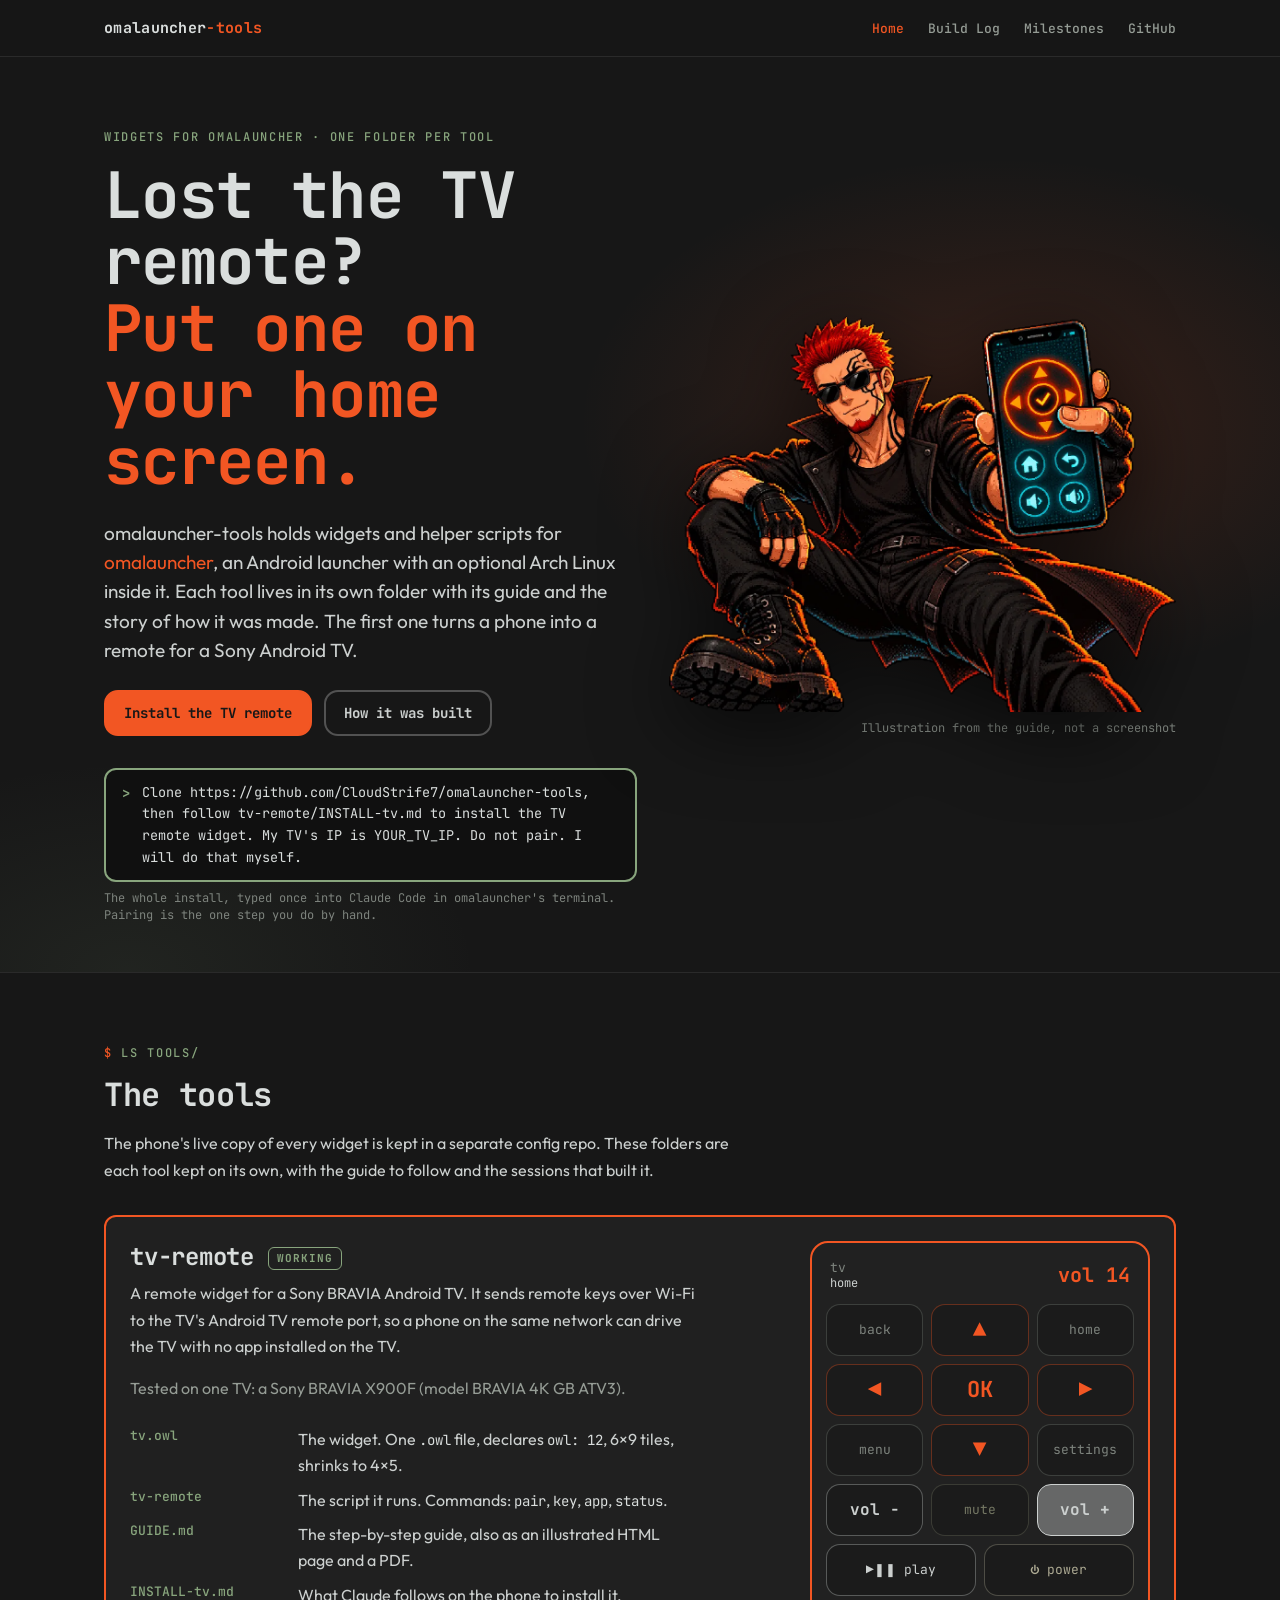
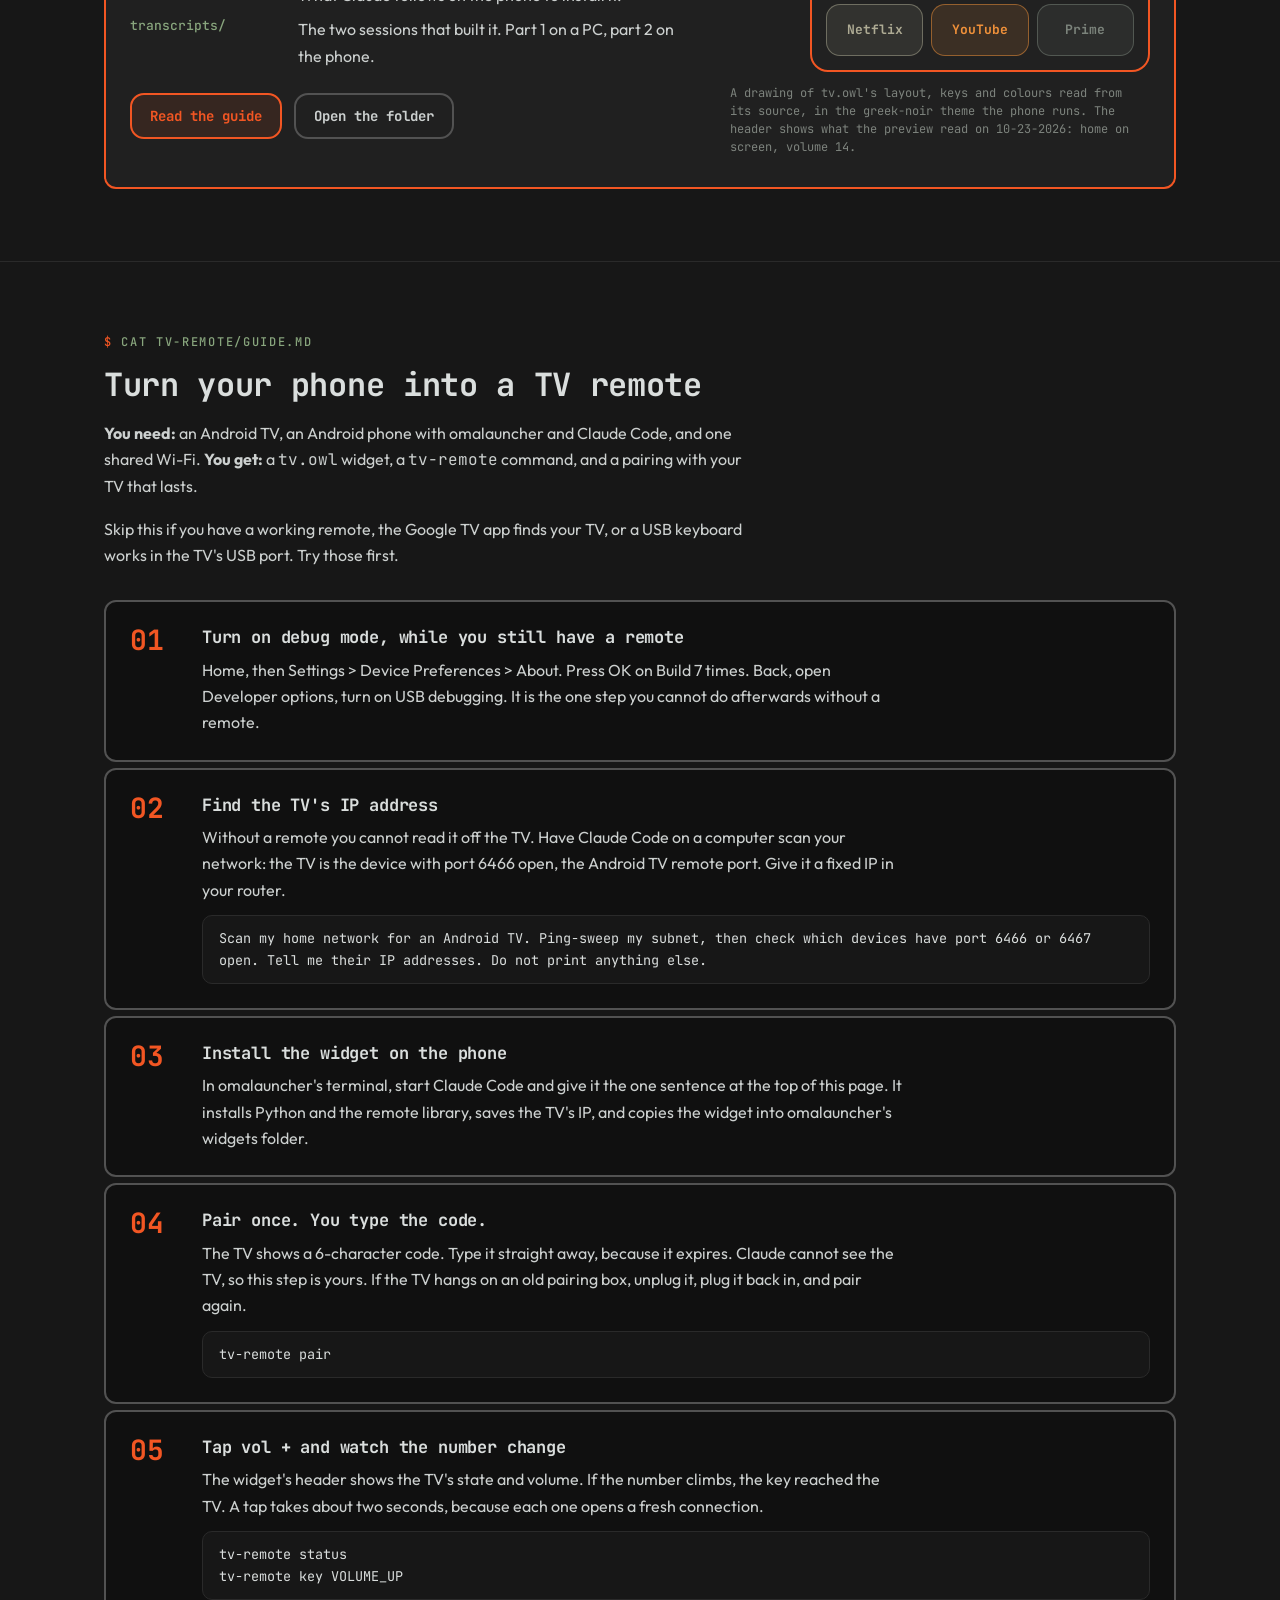
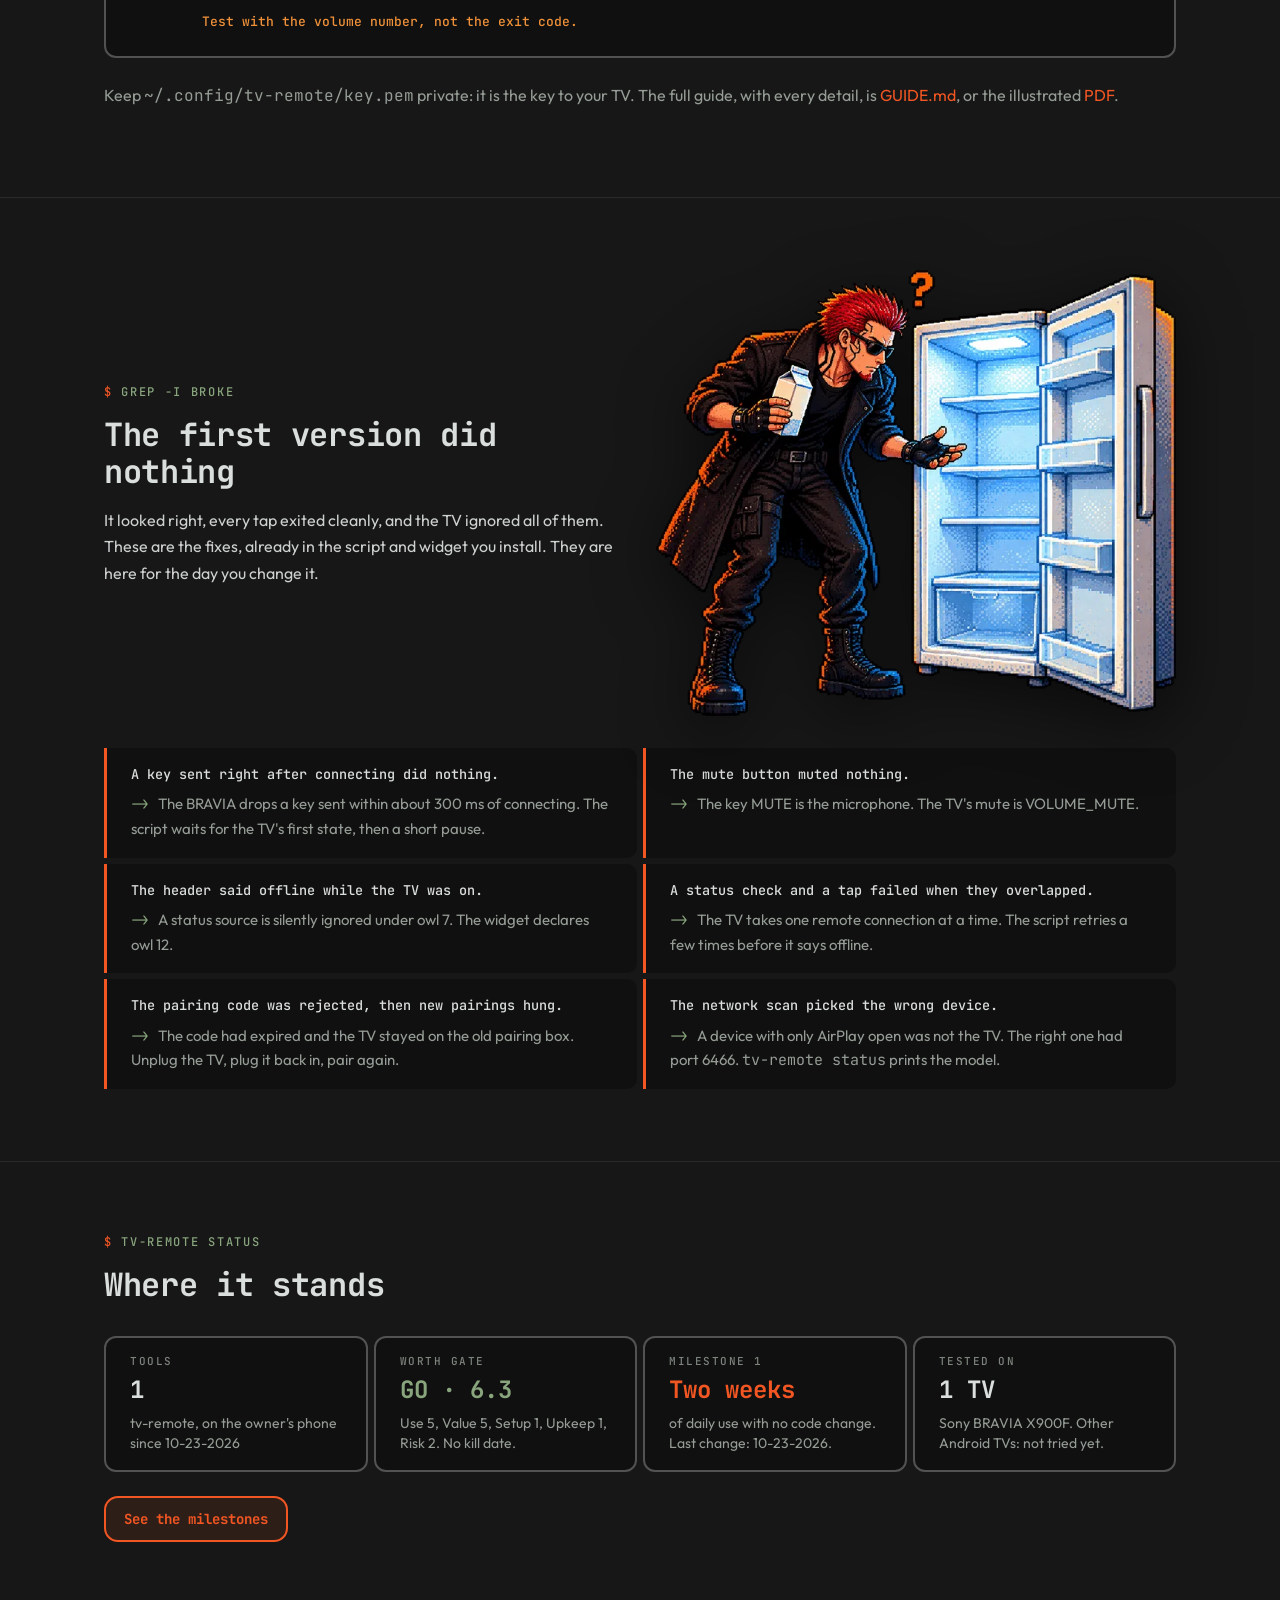
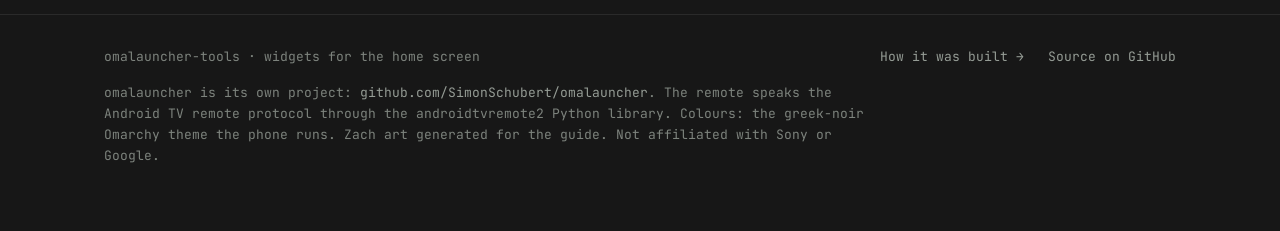
<file: site/index.html>
<!DOCTYPE html>
<html lang="en">
<head>
<meta charset="UTF-8">
<meta name="viewport" content="width=device-width, initial-scale=1.0">
<title>omalauncher-tools</title>
<meta name="description" content="Widgets and helper scripts for omalauncher, the Android launcher, one folder per tool. First tool: a remote for a Sony Android TV, for the day the real remote goes missing.">
<link rel="preconnect" href="https://fonts.googleapis.com">
<link rel="preconnect" href="https://fonts.gstatic.com" crossorigin>
<link href="https://fonts.googleapis.com/css2?family=JetBrains+Mono:wght@400;500;700&family=Outfit:wght@400;500;700&display=swap" rel="stylesheet">
<link rel="icon" href="favicon.svg" type="image/svg+xml">
<link rel="stylesheet" href="styles.css">
<link rel="stylesheet" href="site.css">
</head>
<body>

<header class="topbar">
  <div class="wrap">
    <div class="brand"><a href="index.html">omalauncher<b>-tools</b></a></div>
    <nav>
      <a href="index.html" aria-current="page" class="wide">Home</a>
      <a href="workflow.html">Build Log</a>
      <a href="milestones.html">Milestones</a>
      <a href="https://github.com/CloudStrife7/omalauncher-tools" class="wide">GitHub</a>
    </nav>
  </div>
</header>

<main>
  <section class="hero">
    <div class="wrap">
      <div>
        <p class="eyebrow">Widgets for omalauncher &middot; one folder per tool</p>
        <h1>Lost the TV remote?<br><span class="ember">Put one on your home screen.</span></h1>
        <p class="lede">omalauncher-tools holds widgets and helper scripts for <a href="https://github.com/SimonSchubert/omalauncher">omalauncher</a>, an Android launcher with an optional Arch Linux inside it. Each tool lives in its own folder with its guide and the story of how it was made. The first one turns a phone into a remote for a Sony Android TV.</p>
        <div class="actions">
          <a class="btn primary" href="#install">Install the TV remote</a>
          <a class="btn quiet" href="workflow.html">How it was built</a>
        </div>
        <div class="prompt" aria-label="The one sentence you give Claude Code on the phone">
          <span class="caret">&gt;</span>
          <code>Clone https://github.com/CloudStrife7/omalauncher-tools, then follow tv-remote/INSTALL-tv.md to install the TV remote widget. My TV's IP is YOUR_TV_IP. Do not pair. I will do that myself.</code>
        </div>
        <p class="prompt-note">The whole install, typed once into Claude Code in omalauncher's terminal. Pairing is the one step you do by hand.</p>
      </div>
      <figure>
        <img src="assets/img/gf-5-phone-widget.webp" width="1100" height="859" alt="Zach, red hair and sunglasses, leaning back and holding up a phone that shows a glowing orange remote control">
        <figcaption>Illustration from the guide, not a screenshot</figcaption>
      </figure>
    </div>
  </section>

  <section class="section" id="tools">
    <div class="wrap">
      <p class="label">ls tools/</p>
      <h2>The tools</h2>
      <p class="intro">The phone's live copy of every widget is kept in a separate config repo. These folders are each tool kept on its own, with the guide to follow and the sessions that built it.</p>

      <div class="tile focus" style="margin-top:var(--space-6)">
        <div class="tool">
          <div>
            <h3 style="font-size:24px">tv-remote <span class="pill">working</span></h3>
            <p>A remote widget for a Sony BRAVIA Android TV. It sends remote keys over Wi-Fi to the TV's Android TV remote port, so a phone on the same network can drive the TV with no app installed on the TV.</p>
            <p class="muted">Tested on one TV: a Sony BRAVIA X900F (model BRAVIA 4K GB ATV3).</p>
            <dl>
              <dt>tv.owl</dt><dd>The widget. One <code>.owl</code> file, declares <code>owl: 12</code>, 6&times;9 tiles, shrinks to 4&times;5.</dd>
              <dt>tv-remote</dt><dd>The script it runs. Commands: <code>pair</code>, <code>key</code>, <code>app</code>, <code>status</code>.</dd>
              <dt>GUIDE.md</dt><dd>The step-by-step guide, also as an illustrated HTML page and a PDF.</dd>
              <dt>INSTALL-tv.md</dt><dd>What Claude follows on the phone to install it.</dd>
              <dt>transcripts/</dt><dd>The two sessions that built it. Part 1 on a PC, part 2 on the phone.</dd>
            </dl>
            <div class="actions">
              <a class="btn" href="https://github.com/CloudStrife7/omalauncher-tools/blob/main/tv-remote/GUIDE.md">Read the guide</a>
              <a class="btn quiet" href="https://github.com/CloudStrife7/omalauncher-tools/tree/main/tv-remote">Open the folder</a>
            </div>
          </div>
          <figure class="owl-wrap" style="margin:0">
            <div class="owl" role="img" aria-label="Drawing of the tv widget: a header reading tv, home, vol 14, then rows of rounded keys: back, up, home; left, OK, right; menu, down, settings; vol minus, mute, vol plus; play, power; Netflix, YouTube, Prime">
              <div class="owl-head">
                <div><div class="t">tv</div><div class="a">home</div></div>
                <div class="s">vol 14</div>
              </div>
              <div class="owl-row"><span class="key muted">back</span><span class="key accent big">&#9650;</span><span class="key muted">home</span></div>
              <div class="owl-row"><span class="key accent big">&#9664;</span><span class="key accent big">OK</span><span class="key accent big">&#9654;</span></div>
              <div class="owl-row"><span class="key muted">menu</span><span class="key accent big">&#9660;</span><span class="key muted">settings</span></div>
              <div class="owl-row"><span class="key big" style="font-size:16px">vol &minus;</span><span class="key mute">mute</span><span class="key big hot" style="font-size:16px">vol +</span></div>
              <div class="owl-row"><span class="key">&#9654;&#10074;&#10074; play</span><span class="key power">&#9211; power</span></div>
              <div class="owl-row"><span class="key app nf">Netflix</span><span class="key app yt">YouTube</span><span class="key app pv">Prime</span></div>
            </div>
            <figcaption>A drawing of tv.owl's layout, keys and colours read from its source, in the greek-noir theme the phone runs. The header shows what the preview read on <span class="nw">10-23-2026</span>: home on screen, volume 14.</figcaption>
          </figure>
        </div>
      </div>
    </div>
  </section>

  <section class="section" id="install">
    <div class="wrap">
      <p class="label">cat tv-remote/GUIDE.md</p>
      <h2>Turn your phone into a TV remote</h2>
      <p class="intro"><b>You need:</b> an Android TV, an Android phone with omalauncher and Claude Code, and one shared Wi-Fi. <b>You get:</b> a <code>tv.owl</code> widget, a <code>tv-remote</code> command, and a pairing with your TV that lasts.</p>
      <p class="intro muted">Skip this if you have a working remote, the Google TV app finds your TV, or a USB keyboard works in the TV's USB port. Try those first.</p>

      <ol class="steps">
        <li>
          <div>
            <h3>Turn on debug mode, while you still have a remote</h3>
            <p>Home, then Settings &gt; Device Preferences &gt; About. Press OK on Build 7 times. Back, open Developer options, turn on USB debugging. It is the one step you cannot do afterwards without a remote.</p>
          </div>
        </li>
        <li>
          <div>
            <h3>Find the TV's IP address</h3>
            <p>Without a remote you cannot read it off the TV. Have Claude Code on a computer scan your network: the TV is the device with port 6466 open, the Android TV remote port. Give it a fixed IP in your router.</p>
            <div class="cmd">Scan my home network for an Android TV. Ping-sweep my subnet, then check which devices have port 6466 or 6467 open. Tell me their IP addresses. Do not print anything else.</div>
          </div>
        </li>
        <li>
          <div>
            <h3>Install the widget on the phone</h3>
            <p>In omalauncher's terminal, start Claude Code and give it the one sentence at the top of this page. It installs Python and the remote library, saves the TV's IP, and copies the widget into omalauncher's widgets folder.</p>
          </div>
        </li>
        <li>
          <div>
            <h3>Pair once. You type the code.</h3>
            <p>The TV shows a 6-character code. Type it straight away, because it expires. Claude cannot see the TV, so this step is yours. If the TV hangs on an old pairing box, unplug it, plug it back in, and pair again.</p>
            <div class="cmd">tv-remote pair</div>
          </div>
        </li>
        <li>
          <div>
            <h3>Tap vol + and watch the number change</h3>
            <p>The widget's header shows the TV's state and volume. If the number climbs, the key reached the TV. A tap takes about two seconds, because each one opens a fresh connection.</p>
            <div class="cmd">tv-remote status
tv-remote key VOLUME_UP</div>
            <p class="zach-says" style="margin-top:var(--space-3)">Test with the volume number, not the exit code.</p>
          </div>
        </li>
      </ol>
      <p class="muted" style="margin-top:var(--space-5)">Keep <code>~/.config/tv-remote/key.pem</code> private: it is the key to your TV. The full guide, with every detail, is <a href="https://github.com/CloudStrife7/omalauncher-tools/blob/main/tv-remote/GUIDE.md">GUIDE.md</a>, or the illustrated <a href="https://github.com/CloudStrife7/omalauncher-tools/blob/main/tv-remote/guide/guide.pdf">PDF</a>.</p>
    </div>
  </section>

  <section class="section" id="gotchas">
    <div class="wrap">
      <div class="story">
        <div>
          <p class="label">grep -i broke</p>
          <h2>The first version did nothing</h2>
          <p class="intro">It looked right, every tap exited cleanly, and the TV ignored all of them. These are the fixes, already in the script and widget you install. They are here for the day you change it.</p>
        </div>
        <img src="assets/img/gf-4-fridge.webp" width="700" height="600" alt="Zach in front of an open fridge, holding a milk carton, a question mark over his head">
      </div>
      <div class="gotchas">
        <div class="gotcha"><div class="broke">A key sent right after connecting did nothing.</div><div class="fix">The BRAVIA drops a key sent within about 300 ms of connecting. The script waits for the TV's first state, then a short pause.</div></div>
        <div class="gotcha"><div class="broke">The mute button muted nothing.</div><div class="fix">The key MUTE is the microphone. The TV's mute is VOLUME_MUTE.</div></div>
        <div class="gotcha"><div class="broke">The header said offline while the TV was on.</div><div class="fix">A status source is silently ignored under owl 7. The widget declares owl 12.</div></div>
        <div class="gotcha"><div class="broke">A status check and a tap failed when they overlapped.</div><div class="fix">The TV takes one remote connection at a time. The script retries a few times before it says offline.</div></div>
        <div class="gotcha"><div class="broke">The pairing code was rejected, then new pairings hung.</div><div class="fix">The code had expired and the TV stayed on the old pairing box. Unplug the TV, plug it back in, pair again.</div></div>
        <div class="gotcha"><div class="broke">The network scan picked the wrong device.</div><div class="fix">A device with only AirPlay open was not the TV. The right one had port 6466. <code>tv-remote status</code> prints the model.</div></div>
      </div>
    </div>
  </section>

  <section class="section" id="status">
    <div class="wrap">
      <p class="label">tv-remote status</p>
      <h2>Where it stands</h2>
      <div class="status">
        <div class="stat"><div class="k">Tools</div><div class="v">1</div><div class="n">tv-remote, on the owner's phone since <span class="nw">10-23-2026</span></div></div>
        <div class="stat"><div class="k">Worth gate</div><div class="v sage">GO &middot; 6.3</div><div class="n">Use 5, Value 5, Setup 1, Upkeep 1, Risk 2. No kill date.</div></div>
        <div class="stat"><div class="k">Milestone 1</div><div class="v ember">Two weeks</div><div class="n">of daily use with no code change. Last change: <span class="nw">10-23-2026</span>.</div></div>
        <div class="stat"><div class="k">Tested on</div><div class="v">1 TV</div><div class="n">Sony BRAVIA X900F. Other Android TVs: not tried yet.</div></div>
      </div>
      <a class="btn" href="milestones.html">See the milestones</a>
    </div>
  </section>
</main>

<footer class="foot">
  <div class="wrap">
    <div class="row">
      <span>omalauncher-tools &middot; widgets for the home screen</span>
      <span><a href="workflow.html">How it was built &rarr;</a> &nbsp; <a href="https://github.com/CloudStrife7/omalauncher-tools">Source on GitHub</a></span>
    </div>
    <p class="credits">omalauncher is its own project: <a href="https://github.com/SimonSchubert/omalauncher">github.com/SimonSchubert/omalauncher</a>. The remote speaks the Android TV remote protocol through the androidtvremote2 Python library. Colours: the greek-noir Omarchy theme the phone runs. Zach art generated for the guide. Not affiliated with Sony or Google.</p>
  </div>
</footer>
</body>
</html>
</file>
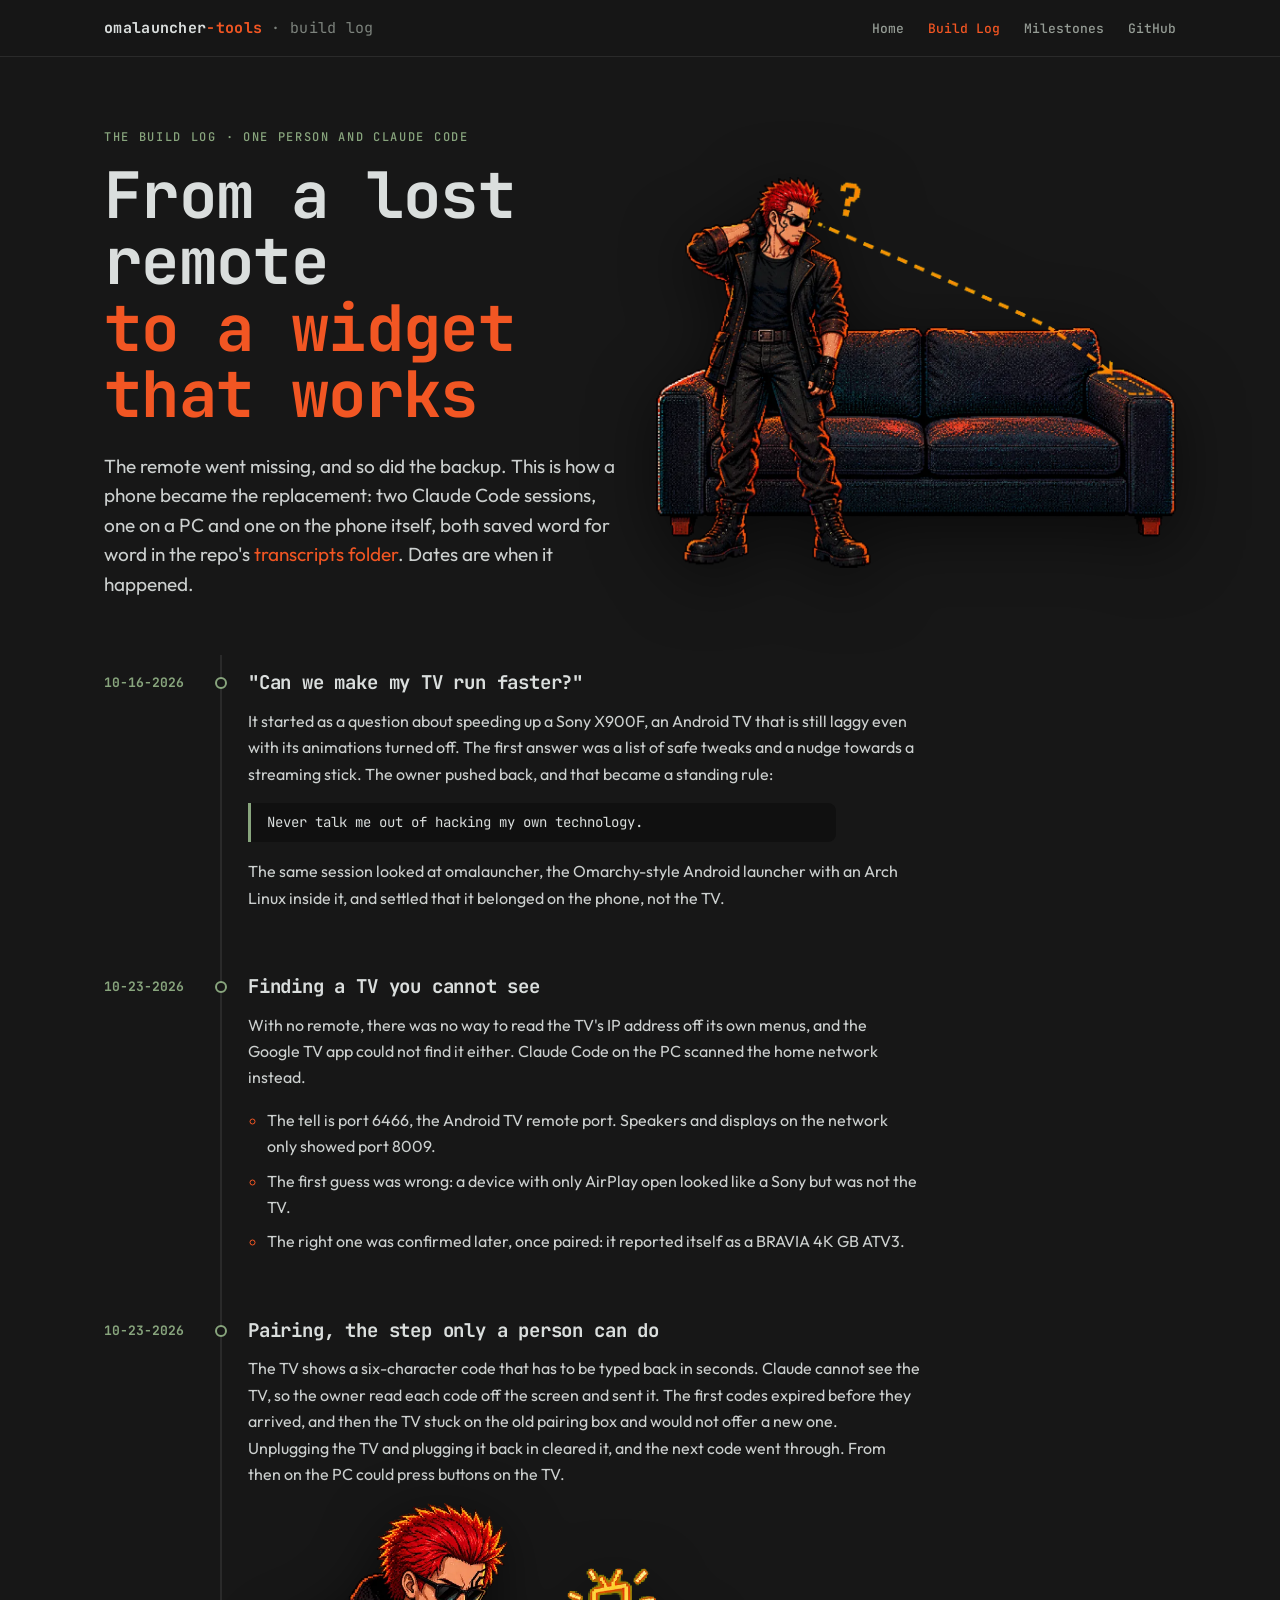
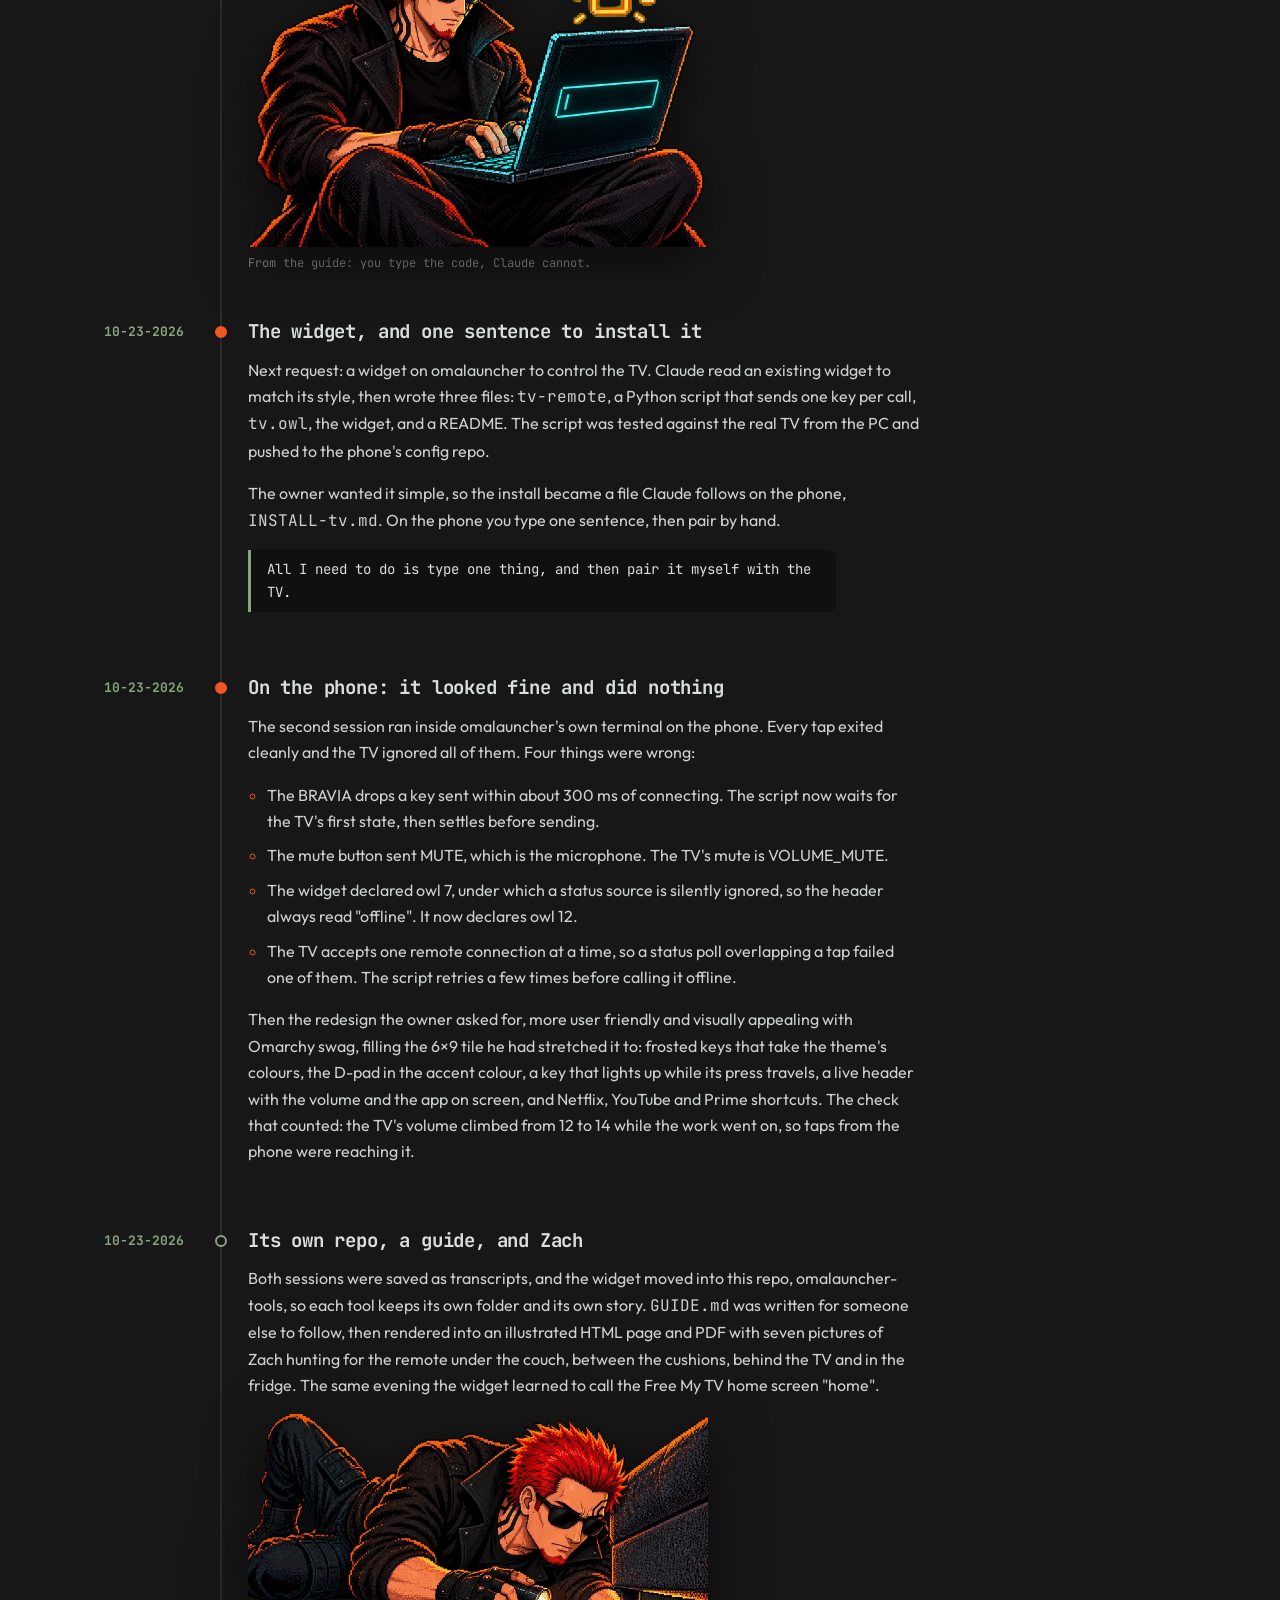
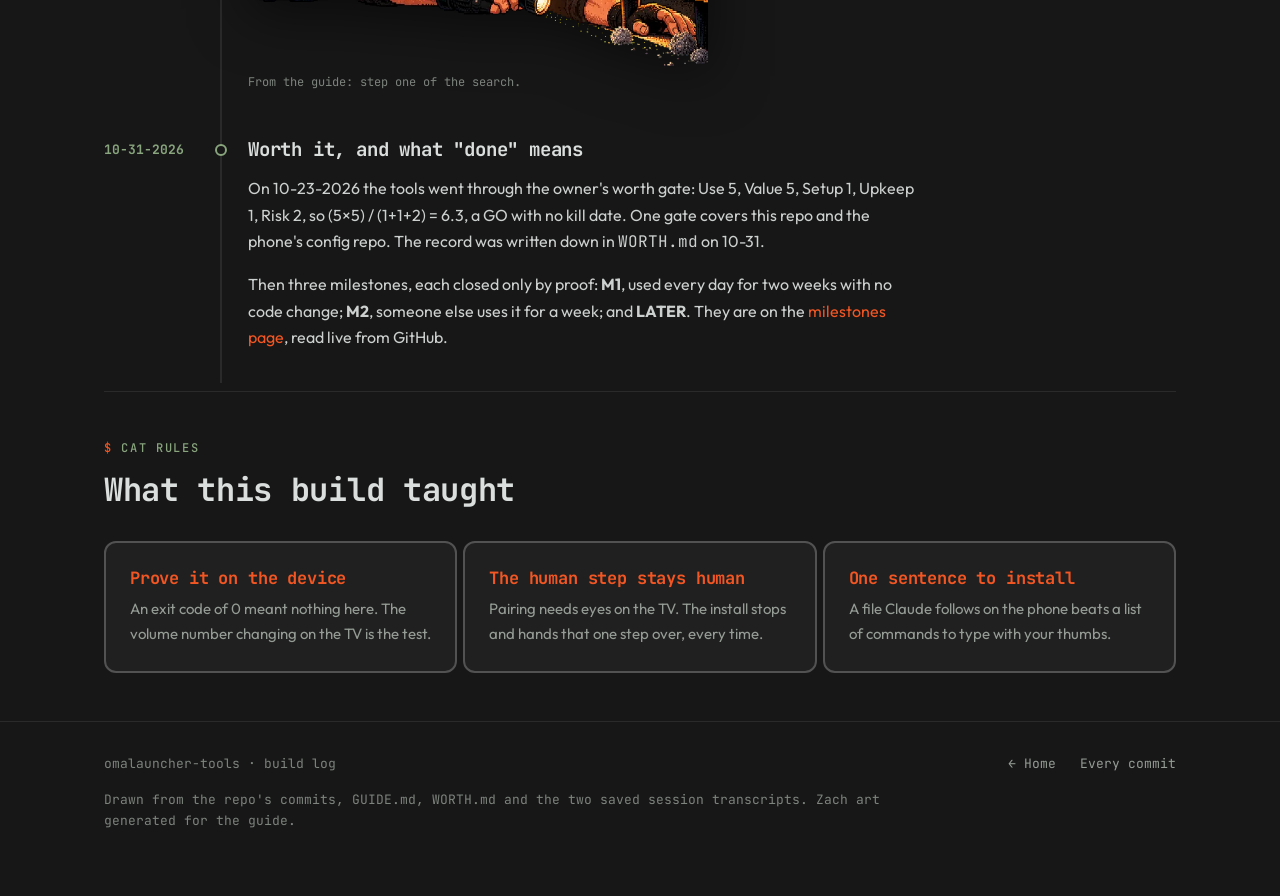
<file: site/workflow.html>
<!DOCTYPE html>
<html lang="en">
<head>
<meta charset="UTF-8">
<meta name="viewport" content="width=device-width, initial-scale=1.0">
<title>omalauncher-tools Build Log</title>
<meta name="description" content="How the TV remote widget was built: a lost remote, a network scan, an expiring pairing code, a widget that did nothing, and the fixes. Dated, from the repo's own history.">
<link rel="preconnect" href="https://fonts.googleapis.com">
<link rel="preconnect" href="https://fonts.gstatic.com" crossorigin>
<link href="https://fonts.googleapis.com/css2?family=JetBrains+Mono:wght@400;500;700&family=Outfit:wght@400;500;700&display=swap" rel="stylesheet">
<link rel="icon" href="favicon.svg" type="image/svg+xml">
<link rel="stylesheet" href="styles.css">
<link rel="stylesheet" href="site.css">
</head>
<body>

<header class="topbar">
  <div class="wrap">
    <div class="brand"><a href="index.html">omalauncher<b>-tools</b></a><span class="sub"> &middot; build log</span></div>
    <nav>
      <a href="index.html">Home</a>
      <a href="workflow.html" aria-current="page">Build Log</a>
      <a href="milestones.html">Milestones</a>
      <a href="https://github.com/CloudStrife7/omalauncher-tools" class="wide">GitHub</a>
    </nav>
  </div>
</header>

<main>
  <div class="wrap">
    <div class="page-head story">
      <div>
        <p class="eyebrow">The build log &middot; one person and Claude Code</p>
        <h1>From a lost remote<br><span class="ember">to a widget that works</span></h1>
        <p class="lede">The remote went missing, and so did the backup. This is how a phone became the replacement: two Claude Code sessions, one on a PC and one on the phone itself, both saved word for word in the repo's <a href="https://github.com/CloudStrife7/omalauncher-tools/tree/main/tv-remote/transcripts">transcripts folder</a>. Dates are when it happened.</p>
      </div>
      <img src="assets/img/gf-7-empty-armrest.webp" width="1100" height="827" alt="Zach scratching his head beside a dark couch, a dashed orange line pointing at an empty dashed outline on the armrest where the remote should be">
    </div>

    <ol class="log">
      <li class="entry">
        <time datetime="2026-10-16">10-16-2026</time>
        <div class="body">
          <h3>"Can we make my TV run faster?"</h3>
          <p>It started as a question about speeding up a Sony X900F, an Android TV that is still laggy even with its animations turned off. The first answer was a list of safe tweaks and a nudge towards a streaming stick. The owner pushed back, and that became a standing rule:</p>
          <p class="quote">Never talk me out of hacking my own technology.</p>
          <p>The same session looked at omalauncher, the Omarchy-style Android launcher with an Arch Linux inside it, and settled that it belonged on the phone, not the TV.</p>
        </div>
      </li>

      <li class="entry">
        <time datetime="2026-10-23">10-23-2026</time>
        <div class="body">
          <h3>Finding a TV you cannot see</h3>
          <p>With no remote, there was no way to read the TV's IP address off its own menus, and the Google TV app could not find it either. Claude Code on the PC scanned the home network instead.</p>
          <ul>
            <li>The tell is port 6466, the Android TV remote port. Speakers and displays on the network only showed port 8009.</li>
            <li>The first guess was wrong: a device with only AirPlay open looked like a Sony but was not the TV.</li>
            <li>The right one was confirmed later, once paired: it reported itself as a BRAVIA 4K GB ATV3.</li>
          </ul>
        </div>
      </li>

      <li class="entry">
        <time datetime="2026-10-23">10-23-2026</time>
        <div class="body">
          <h3>Pairing, the step only a person can do</h3>
          <p>The TV shows a six-character code that has to be typed back in seconds. Claude cannot see the TV, so the owner read each code off the screen and sent it. The first codes expired before they arrived, and then the TV stuck on the old pairing box and would not offer a new one. Unplugging the TV and plugging it back in cleared it, and the next code went through. From then on the PC could press buttons on the TV.</p>
          <figure>
            <img src="assets/img/gf-6-pair-code.webp" width="800" height="598" alt="Zach at a laptop, typing into a glowing teal input box, a small TV symbol glowing orange above the screen">
            <figcaption>From the guide: you type the code, Claude cannot.</figcaption>
          </figure>
        </div>
      </li>

      <li class="entry key-moment">
        <time datetime="2026-10-23">10-23-2026</time>
        <div class="body">
          <h3>The widget, and one sentence to install it</h3>
          <p>Next request: a widget on omalauncher to control the TV. Claude read an existing widget to match its style, then wrote three files: <code>tv-remote</code>, a Python script that sends one key per call, <code>tv.owl</code>, the widget, and a README. The script was tested against the real TV from the PC and pushed to the phone's config repo.</p>
          <p>The owner wanted it simple, so the install became a file Claude follows on the phone, <code>INSTALL-tv.md</code>. On the phone you type one sentence, then pair by hand.</p>
          <p class="quote">All I need to do is type one thing, and then pair it myself with the TV.</p>
        </div>
      </li>

      <li class="entry key-moment">
        <time datetime="2026-10-23">10-23-2026</time>
        <div class="body">
          <h3>On the phone: it looked fine and did nothing</h3>
          <p>The second session ran inside omalauncher's own terminal on the phone. Every tap exited cleanly and the TV ignored all of them. Four things were wrong:</p>
          <ul>
            <li>The BRAVIA drops a key sent within about 300 ms of connecting. The script now waits for the TV's first state, then settles before sending.</li>
            <li>The mute button sent MUTE, which is the microphone. The TV's mute is VOLUME_MUTE.</li>
            <li>The widget declared owl 7, under which a status source is silently ignored, so the header always read "offline". It now declares owl 12.</li>
            <li>The TV accepts one remote connection at a time, so a status poll overlapping a tap failed one of them. The script retries a few times before calling it offline.</li>
          </ul>
          <p>Then the redesign the owner asked for, more user friendly and visually appealing with Omarchy swag, filling the 6&times;9 tile he had stretched it to: frosted keys that take the theme's colours, the D-pad in the accent colour, a key that lights up while its press travels, a live header with the volume and the app on screen, and Netflix, YouTube and Prime shortcuts. The check that counted: the TV's volume climbed from 12 to 14 while the work went on, so taps from the phone were reaching it.</p>
        </div>
      </li>

      <li class="entry">
        <time datetime="2026-10-23">10-23-2026</time>
        <div class="body">
          <h3>Its own repo, a guide, and Zach</h3>
          <p>Both sessions were saved as transcripts, and the widget moved into this repo, omalauncher-tools, so each tool keeps its own folder and its own story. <code>GUIDE.md</code> was written for someone else to follow, then rendered into an illustrated HTML page and PDF with seven pictures of Zach hunting for the remote under the couch, between the cushions, behind the TV and in the fridge. The same evening the widget learned to call the Free My TV home screen "home".</p>
          <figure>
            <img src="assets/img/gf-1-under-couch.webp" width="800" height="437" alt="Zach lying on the floor, one arm reaching under a dark couch, a small flashlight in his other hand">
            <figcaption>From the guide: step one of the search.</figcaption>
          </figure>
        </div>
      </li>

      <li class="entry">
        <time datetime="2026-10-31">10-31-2026</time>
        <div class="body">
          <h3>Worth it, and what "done" means</h3>
          <p>On 10-23-2026 the tools went through the owner's worth gate: Use 5, Value 5, Setup 1, Upkeep 1, Risk 2, so (5&times;5) / (1+1+2) = 6.3, a GO with no kill date. One gate covers this repo and the phone's config repo. The record was written down in <code>WORTH.md</code> on 10-31.</p>
          <p>Then three milestones, each closed only by proof: <b>M1</b>, used every day for two weeks with no code change; <b>M2</b>, someone else uses it for a week; and <b>LATER</b>. They are on the <a href="milestones.html">milestones page</a>, read live from GitHub.</p>
        </div>
      </li>
    </ol>

    <section class="section tight">
      <p class="label">cat RULES</p>
      <h2>What this build taught</h2>
      <div class="rules">
        <div class="tile"><h3>Prove it on the device</h3><p>An exit code of 0 meant nothing here. The volume number changing on the TV is the test.</p></div>
        <div class="tile"><h3>The human step stays human</h3><p>Pairing needs eyes on the TV. The install stops and hands that one step over, every time.</p></div>
        <div class="tile"><h3>One sentence to install</h3><p>A file Claude follows on the phone beats a list of commands to type with your thumbs.</p></div>
      </div>
    </section>
  </div>
</main>

<footer class="foot">
  <div class="wrap">
    <div class="row">
      <span>omalauncher-tools &middot; build log</span>
      <span><a href="index.html">&larr; Home</a> &nbsp; <a href="https://github.com/CloudStrife7/omalauncher-tools/commits/main">Every commit</a></span>
    </div>
    <p class="credits">Drawn from the repo's commits, GUIDE.md, WORTH.md and the two saved session transcripts. Zach art generated for the guide.</p>
  </div>
</footer>
</body>
</html>
</file>
<file: site/styles.css>
/* OMALAUNCHER-TOOLS — styles.css: tokens + reset (layout lives in site.css).

   Palette: the owner's phone home screen. omalauncher's style.toml sets
   theme = "greek-noir" (an Omarchy theme); these are its colors.toml values.
     coal   #171717  background        mist  #CCD0CF  foreground
     ember  #F25623  accent            sage  #88A57D  active border
   Shape: omalauncher widget defaults (style/defaults.toml): 2dp outlines,
   6dp gaps, 0.88 opacity; tv.owl keys are frosted, radius 14. */

:root {
  --coal:        #171717;
  --coal-deep:   #101010;   /* darker_background */
  --coal-lift:   #222222;   /* lighter_background */
  --coal-line:   #2a2a2a;   /* selection */
  --coal-edge:   #525252;   /* bright black: outlines */
  --ember:       #F25623;   /* accent */
  --ember-hot:   #F56E0F;   /* selection_background */
  --sage:        #88A57D;   /* active_border_color */
  --mist:        #CCD0CF;   /* foreground */
  --mist-bright: #dadedd;   /* light_foreground */
  --mist-dim:    #959c95;   /* dark_foreground */
  --muted:       #7d837d;
  --olive:       #757864;   /* theme "yellow" */
  --sand:        #aeab94;   /* theme "red" */
  --amber:       #f0913a;   /* theme "orange" */
  --grey-green:  #7b837b;   /* theme "cyan" */

  --font-mono: 'JetBrains Mono', ui-monospace, Consolas, monospace;
  --font-read: 'Outfit', 'Segoe UI', system-ui, sans-serif;

  --gap: 6px;               /* widgets.gaps-in */
  --edge: 2px;              /* widgets.border-width */
  --key-radius: 14px;       /* tv.owl Key radius */

  --space-1: 4px;
  --space-2: 8px;
  --space-3: 12px;
  --space-4: 16px;
  --space-5: 24px;
  --space-6: 32px;
  --space-7: 48px;
  --space-8: 72px;

  color-scheme: dark;
}

*, *::before, *::after { box-sizing: border-box; }
html { background: var(--coal); -webkit-text-size-adjust: 100%; }
body {
  margin: 0;
  background: var(--coal);
  color: var(--mist);
  font: 400 16px/1.65 var(--font-read);
  overflow-x: hidden;
}
img { display: block; max-width: 100%; height: auto; }
a { color: var(--ember); text-decoration: none; }
a:hover { text-decoration: underline; text-underline-offset: 3px; }
code, pre, kbd { font-family: var(--font-mono); }
::selection { background: var(--ember-hot); color: var(--coal); }
</file>
<file: site/site.css>
/* OMALAUNCHER-TOOLS — site.css: layout. Tokens in styles.css.
   The page is drawn like the home screen it serves: tiles with 2px outlines
   on coal, 6px apart, a prompt bar along the bottom of the hero. */

.wrap { max-width: 1120px; margin: 0 auto; padding: 0 var(--space-5); }

/* ------------------------------------------------------------ top bar */
.topbar {
  position: sticky; top: 0; z-index: 10;
  background: color-mix(in srgb, var(--coal) 88%, transparent);
  backdrop-filter: blur(10px); -webkit-backdrop-filter: blur(10px);
  border-bottom: 1px solid var(--coal-line);
}
.topbar .wrap { display: flex; align-items: center; justify-content: space-between; gap: var(--space-4); height: 56px; }
.brand { font: 700 15px/1 var(--font-mono); color: var(--mist-bright); letter-spacing: .02em; white-space: nowrap; }
.brand a { color: inherit; }
.brand a:hover { text-decoration: none; }
.brand b { color: var(--ember); font-weight: 700; }
.brand .sub { color: var(--muted); font-weight: 400; }
.topbar nav { display: flex; gap: var(--space-5); }
.topbar nav a { font: 500 13px/1 var(--font-mono); color: var(--mist-dim); white-space: nowrap; }
.nw { white-space: nowrap; }
.topbar nav a[aria-current="page"] { color: var(--ember); }
.topbar nav a:hover { color: var(--mist-bright); text-decoration: none; }

/* ------------------------------------------------------------ type */
.eyebrow, .label {
  font: 500 12px/1.4 var(--font-mono); letter-spacing: .14em; text-transform: uppercase; color: var(--sage);
  margin: 0 0 var(--space-4);
}
.label::before { content: "$ "; color: var(--ember); }
h1, h2, h3 { font-family: var(--font-mono); color: var(--mist-bright); letter-spacing: -.01em; }
h1 { font-size: clamp(36px, 5.4vw, 64px); line-height: 1.04; font-weight: 700; margin: 0 0 var(--space-5); }
h1 .ember { color: var(--ember); }
h2 { font-size: clamp(24px, 3vw, 32px); line-height: 1.15; font-weight: 700; margin: 0 0 var(--space-4); }
h3 { font-size: 17px; line-height: 1.3; font-weight: 700; margin: 0 0 var(--space-2); }
p { margin: 0 0 var(--space-4); }
.lede { font-size: 19px; line-height: 1.55; color: var(--mist); max-width: 34em; }
.muted { color: var(--mist-dim); }
.mono { font-family: var(--font-mono); }

/* ------------------------------------------------------------ buttons */
.actions { display: flex; flex-wrap: wrap; gap: var(--space-3); margin: var(--space-5) 0; }
.btn {
  display: inline-flex; align-items: center; gap: var(--space-2);
  font: 700 14px/1 var(--font-mono); padding: 14px 18px; border-radius: var(--key-radius);
  border: var(--edge) solid var(--ember); color: var(--ember);
  background: color-mix(in srgb, var(--ember) 10%, transparent);
}
.btn:hover { text-decoration: none; background: color-mix(in srgb, var(--ember) 24%, transparent); }
.btn.primary { background: var(--ember); color: var(--coal); }
.btn.primary:hover { background: var(--ember-hot); }
.btn.quiet { border-color: var(--coal-edge); color: var(--mist); background: transparent; }
.btn.quiet:hover { border-color: var(--mist-dim); }

/* ------------------------------------------------------------ hero */
.hero { position: relative; padding: var(--space-8) 0 var(--space-7); overflow: hidden; }
.hero::before {
  content: ""; position: absolute; inset: 0; pointer-events: none;
  background:
    radial-gradient(600px 380px at 78% 40%, color-mix(in srgb, var(--ember) 16%, transparent), transparent 70%),
    radial-gradient(500px 300px at 10% 100%, color-mix(in srgb, var(--sage) 9%, transparent), transparent 70%);
}
.hero .wrap { position: relative; display: grid; grid-template-columns: 1.05fr 1fr; gap: var(--space-6); align-items: center; }
.hero figure { margin: 0; }
.hero figure img { width: 100%; filter: drop-shadow(0 18px 40px rgba(0,0,0,.6)); }
.hero figcaption { font: 400 12px/1.4 var(--font-mono); color: var(--muted); margin-top: var(--space-2); text-align: right; }

/* the launcher's prompt bar, holding the one sentence you type on the phone */
.prompt {
  margin-top: var(--space-6);
  border: var(--edge) solid var(--sage); border-radius: 12px; background: var(--coal-deep);
  padding: var(--space-3) var(--space-4); display: grid; grid-template-columns: auto 1fr; gap: var(--space-3); align-items: start;
}
.prompt .caret { font: 700 14px/1.6 var(--font-mono); color: var(--sage); }
.prompt code { font-size: 13.5px; line-height: 1.6; color: var(--mist-bright); overflow-wrap: anywhere; }
.prompt-note { font: 400 12px/1.4 var(--font-mono); color: var(--muted); margin: var(--space-2) 0 0; }

/* ------------------------------------------------------------ sections */
.section { padding: var(--space-8) 0; border-top: 1px solid var(--coal-line); }
.section.tight { padding: var(--space-7) 0; }
.intro { max-width: 40em; color: var(--mist); }

/* tiles: the home screen grid */
.tiles { display: grid; gap: var(--gap); }
.tile {
  border: var(--edge) solid var(--coal-edge); border-radius: 12px;
  background: color-mix(in srgb, var(--coal-lift) 88%, transparent);
  padding: var(--space-5);
}
.tile.focus { border-color: var(--ember); }

/* the tool: words left, widget drawing right */
.tool { display: grid; grid-template-columns: 1.15fr .85fr; gap: var(--space-6); align-items: start; }
.tool dl { display: grid; grid-template-columns: 9.5em 1fr; gap: var(--space-2) var(--space-4); margin: var(--space-5) 0 0; }
.tool dt { font: 500 13px/1.6 var(--font-mono); color: var(--sage); }
.tool dd { margin: 0; }
.tool dd code { color: var(--mist-bright); font-size: 14px; }
.pill {
  display: inline-block; font: 700 11px/1 var(--font-mono); letter-spacing: .1em; text-transform: uppercase;
  padding: 5px 8px; border-radius: 6px; border: 1px solid currentColor; color: var(--sage); vertical-align: middle;
}
.pill.ember { color: var(--ember); }

/* a drawing of tv.owl at 6x9, keys and colours taken from the widget's source */
.owl-wrap figcaption { font: 400 12px/1.5 var(--font-mono); color: var(--muted); margin-top: var(--space-3); }
.owl {
  --tint: var(--mist);
  max-width: 340px; margin: 0 0 0 auto; padding: 14px;
  border: var(--edge) solid var(--ember); border-radius: 18px;
  background: color-mix(in srgb, var(--coal-lift) 88%, transparent);
  display: grid; gap: 8px; font-family: var(--font-mono);
}
.owl-head { display: flex; align-items: center; justify-content: space-between; gap: 8px; padding: 2px 4px 4px; }
.owl-head .t { font-size: 13px; color: var(--muted); line-height: 1.2; }
.owl-head .a { font-size: 12px; color: var(--mist); line-height: 1.3; }
.owl-head .s { font-size: 20px; font-weight: 700; color: var(--ember); }
.owl-row { display: grid; grid-auto-flow: column; grid-auto-columns: 1fr; gap: 8px; }
.key {
  --tint: var(--mist);
  min-height: 52px; display: grid; place-items: center; text-align: center;
  border-radius: var(--key-radius);
  border: 1px solid color-mix(in srgb, var(--tint) 35%, transparent);
  background: color-mix(in srgb, var(--coal) 50%, transparent);
  color: var(--tint); font-size: 13px; line-height: 1.1; padding: 4px;
}
.key.big { font-size: 22px; font-weight: 700; }
.key.accent { --tint: var(--ember); }
.key.muted { --tint: var(--muted); }
.key.mute { --tint: var(--olive); }
.key.power { --tint: var(--sand); }
.key.hot { background: color-mix(in srgb, var(--tint) 40%, transparent); border-color: var(--tint); }
.key.app { font-weight: 700; background: color-mix(in srgb, var(--tint) 12%, transparent); border-color: color-mix(in srgb, var(--tint) 50%, transparent); }
.key.nf { --tint: var(--sand); } .key.yt { --tint: var(--amber); } .key.pv { --tint: var(--grey-green); }

/* steps */
.steps { list-style: none; margin: var(--space-6) 0 0; padding: 0; counter-reset: s; display: grid; gap: var(--gap); }
.steps > li {
  counter-increment: s; display: grid; grid-template-columns: 56px 1fr; gap: var(--space-4);
  border: var(--edge) solid var(--coal-edge); border-radius: 12px; background: var(--coal-deep); padding: var(--space-5);
}
.steps > li::before { content: counter(s, decimal-leading-zero); font: 700 28px/1 var(--font-mono); color: var(--ember); }
.steps p { margin: 0 0 var(--space-3); max-width: 44em; }
.steps p:last-child { margin-bottom: 0; }
.cmd {
  margin: var(--space-3) 0 0; padding: var(--space-3) var(--space-4); border-radius: 10px;
  background: var(--coal); border: 1px solid var(--coal-line);
  font: 400 13.5px/1.6 var(--font-mono); color: var(--mist-bright); white-space: pre-wrap; overflow-wrap: anywhere;
}
.cmd .c { color: var(--sage); }
.zach-says { font: 500 13px/1.5 var(--font-mono); color: var(--amber); }

/* gotchas */
.gotchas { display: grid; grid-template-columns: repeat(2, 1fr); gap: var(--gap); margin-top: var(--space-6); }
.gotcha { border-left: 3px solid var(--ember); background: var(--coal-deep); padding: var(--space-4) var(--space-5); border-radius: 0 10px 10px 0; }
.gotcha .broke { font: 500 13.5px/1.5 var(--font-mono); color: var(--mist-bright); margin-bottom: var(--space-2); }
.gotcha .fix { color: var(--mist-dim); font-size: 15px; }
.gotcha .fix::before { content: "-> "; font-family: var(--font-mono); color: var(--sage); }

/* status */
.status { display: grid; grid-template-columns: repeat(4, 1fr); gap: var(--gap); margin: var(--space-6) 0 var(--space-5); }
.stat { border: var(--edge) solid var(--coal-edge); border-radius: 12px; padding: var(--space-4) var(--space-5); background: var(--coal-deep); }
.stat .k { font: 500 11px/1.3 var(--font-mono); letter-spacing: .14em; text-transform: uppercase; color: var(--muted); }
.stat .v { font: 700 24px/1.2 var(--font-mono); color: var(--mist-bright); margin: var(--space-2) 0; }
.stat .v.sage { color: var(--sage); } .stat .v.ember { color: var(--ember); }
.stat .n { font-size: 14px; color: var(--mist-dim); line-height: 1.45; }

/* story art */
.story { display: grid; grid-template-columns: 1fr 1fr; gap: var(--space-6); align-items: center; }
.story img { filter: drop-shadow(0 14px 32px rgba(0,0,0,.55)); }

/* ------------------------------------------------------------ build log */
.page-head { padding: var(--space-8) 0 var(--space-6); }
.log { list-style: none; margin: 0; padding: 0; position: relative; }
.log::before { content: ""; position: absolute; left: 7.25em; top: 8px; bottom: 8px; width: 2px; background: var(--coal-line); }
.entry { display: grid; grid-template-columns: 6.5em 1fr; gap: var(--space-6); padding: var(--space-5) 0; position: relative; }
.entry::before {
  content: ""; position: absolute; left: calc(7.25em - 5px); top: calc(var(--space-5) + 6px);
  width: 12px; height: 12px; border-radius: 50%; background: var(--coal); border: var(--edge) solid var(--sage);
}
.entry.key-moment::before { border-color: var(--ember); background: var(--ember); }
.entry time { font: 700 13px/1.6 var(--font-mono); color: var(--sage); padding-top: 2px; }
.entry .body { padding-left: var(--space-2); }
.entry h3 { font-size: 19px; margin-bottom: var(--space-3); }
.entry p { max-width: 42em; }
.entry ul { margin: 0 0 var(--space-4); padding-left: 1.2em; max-width: 42em; }
.entry li { margin-bottom: var(--space-2); }
.entry li::marker { color: var(--ember); }
.entry figure { margin: var(--space-4) 0 0; max-width: 460px; }
.entry figure img { filter: drop-shadow(0 12px 28px rgba(0,0,0,.55)); }
.entry figcaption { font: 400 12px/1.4 var(--font-mono); color: var(--muted); margin-top: var(--space-2); }
.quote { border-left: 3px solid var(--sage); padding: var(--space-2) var(--space-4); margin: 0 0 var(--space-4); font-family: var(--font-mono); font-size: 14px; color: var(--mist-bright); background: var(--coal-deep); border-radius: 0 8px 8px 0; }

.rules { display: grid; grid-template-columns: repeat(3, 1fr); gap: var(--gap); margin-top: var(--space-6); }
.rules .tile h3 { color: var(--ember); }
.rules .tile p { margin: 0; color: var(--mist-dim); font-size: 15px; }

/* ------------------------------------------------------------ footer */
.foot { border-top: 1px solid var(--coal-line); padding: var(--space-6) 0 var(--space-7); font: 400 13px/1.6 var(--font-mono); color: var(--muted); }
.foot .row { display: flex; justify-content: space-between; gap: var(--space-4); flex-wrap: wrap; }
.foot a { color: var(--mist-dim); }
.foot a:hover { color: var(--ember); }
.foot .credits { margin-top: var(--space-4); max-width: 60em; }

/* ------------------------------------------------------------ narrow */
@media (max-width: 900px) {
  .hero .wrap, .tool, .story { grid-template-columns: 1fr; }
  .hero { padding-top: var(--space-6); }
  .hero figure { max-width: 520px; }
  .owl { margin: 0 auto; }
  .status { grid-template-columns: repeat(2, 1fr); }
  .gotchas, .rules { grid-template-columns: 1fr; }
}
@media (max-width: 560px) {
  .wrap { padding: 0 var(--space-4); }
  .topbar .wrap { height: 52px; }
  .brand .sub { display: none; }
  .topbar nav { gap: var(--space-3); }
  .tile { padding: var(--space-4); }
  .topbar nav a { font-size: 12px; }
  .topbar nav .wide { display: none; }
  .lede { font-size: 17px; }
  .section { padding: var(--space-7) 0; }
  .tool dl { grid-template-columns: 1fr; gap: 0 0; }
  .tool dd { margin-bottom: var(--space-3); }
  .steps > li { grid-template-columns: 1fr; gap: var(--space-2); padding: var(--space-4); }
  .status { grid-template-columns: 1fr; }
  .log::before { left: 5px; }
  .entry { grid-template-columns: 1fr; gap: var(--space-1); padding-left: var(--space-5); }
  .entry::before { left: 0; top: calc(var(--space-5) + 5px); }
  .entry .body { padding-left: 0; }
  .owl { padding: 12px; }
  .key { min-height: 46px; }
}
</file>
